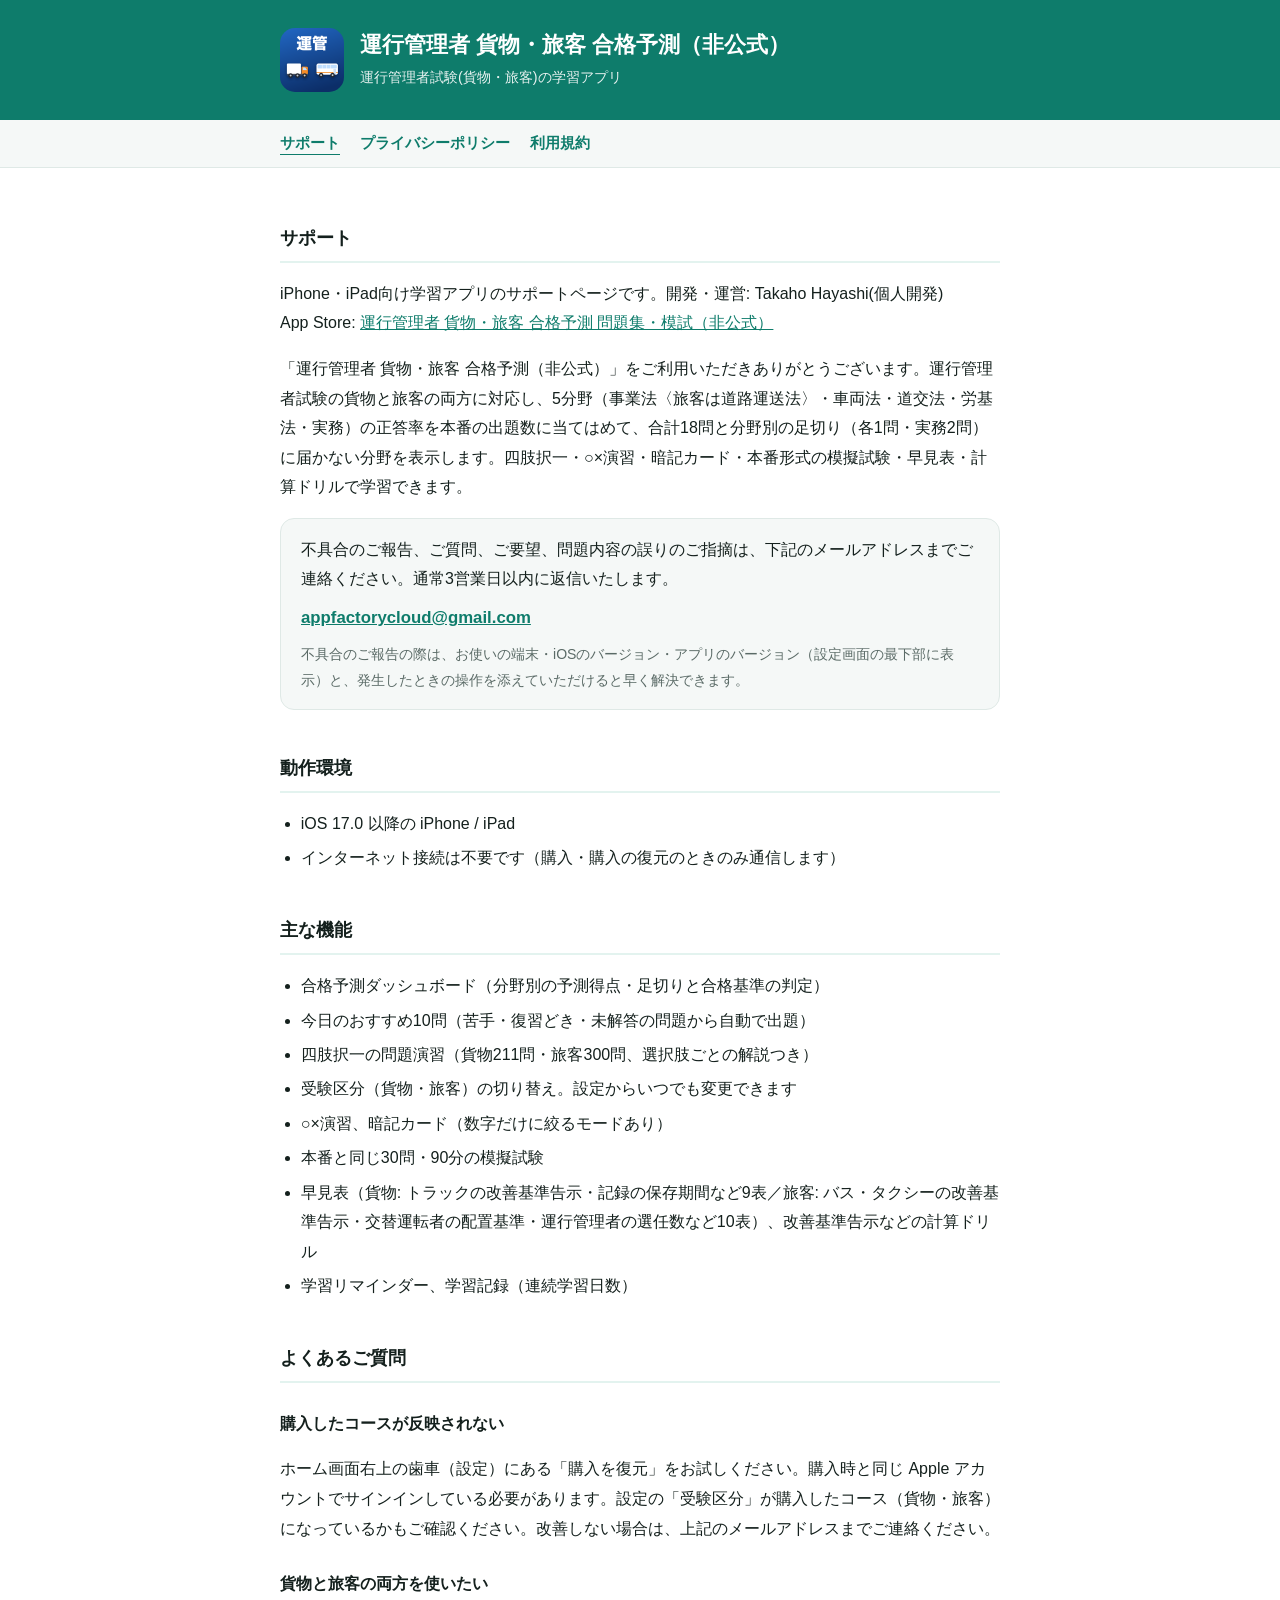
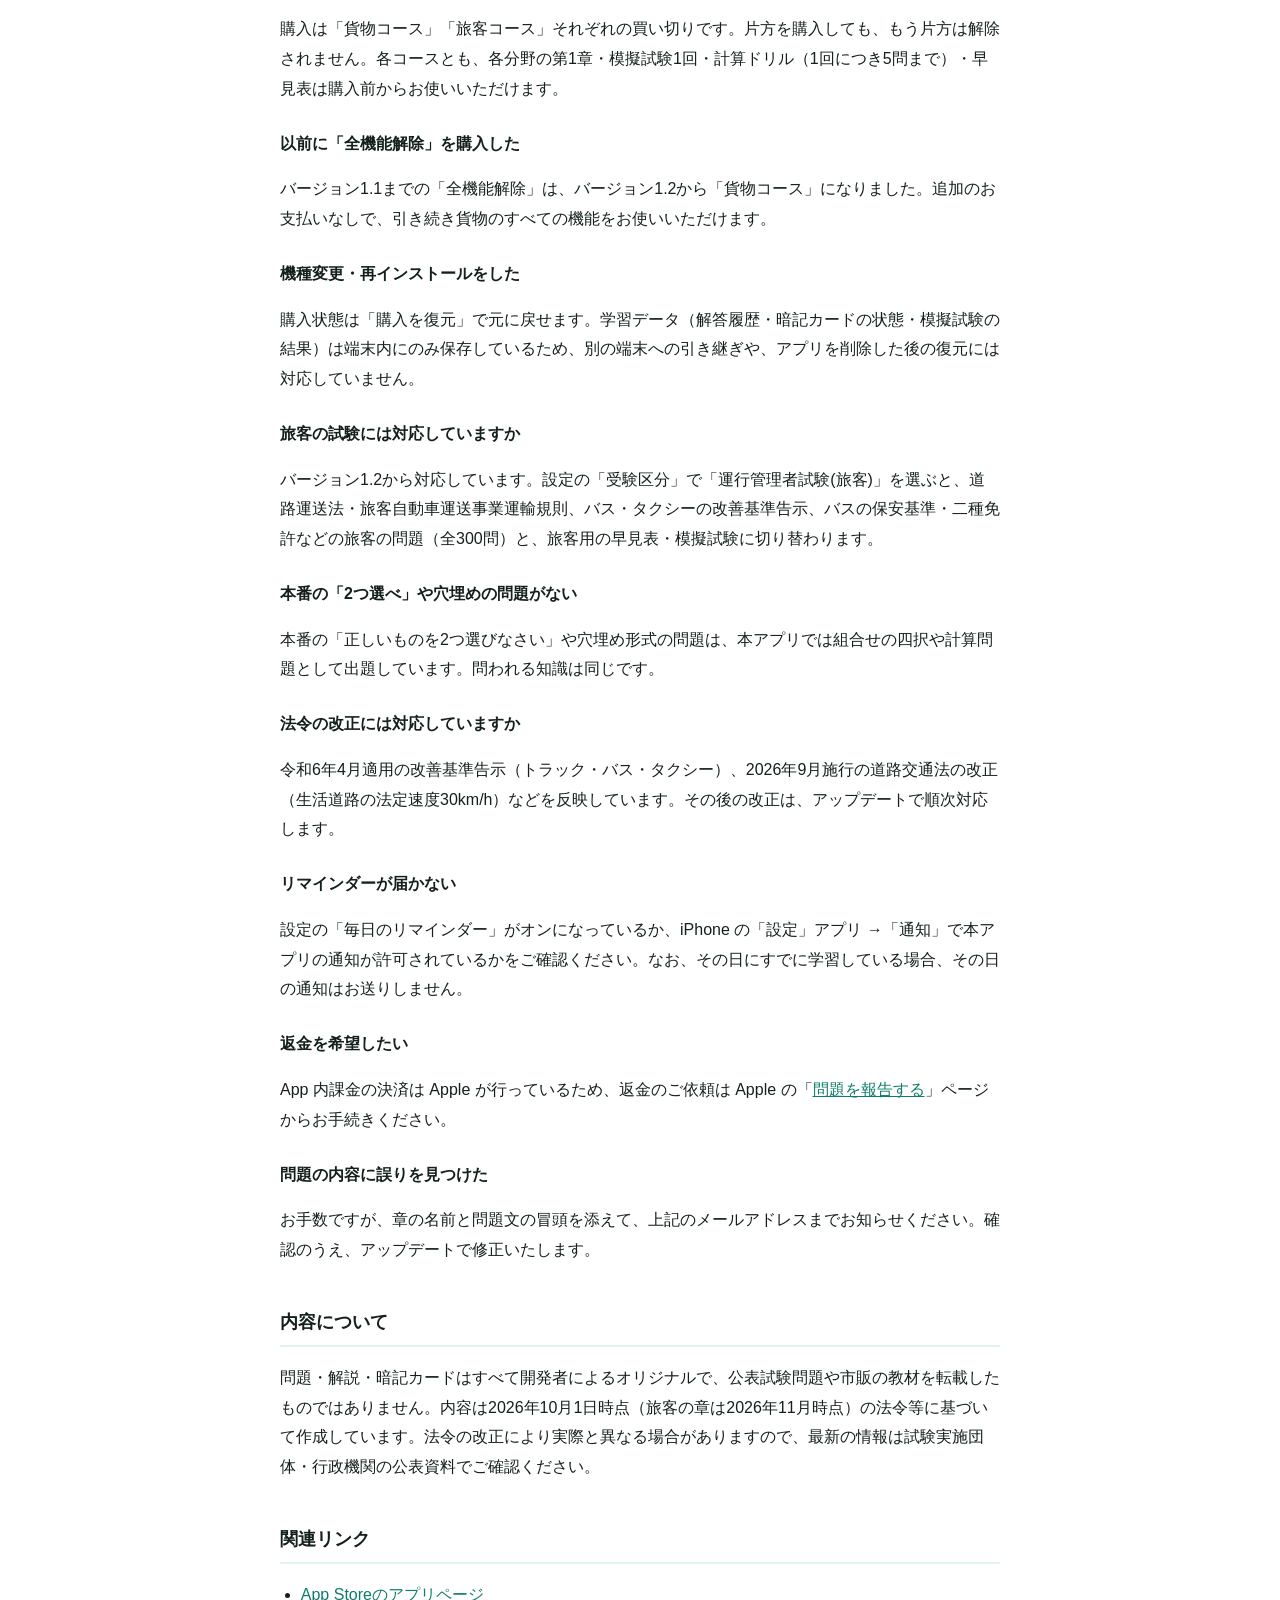
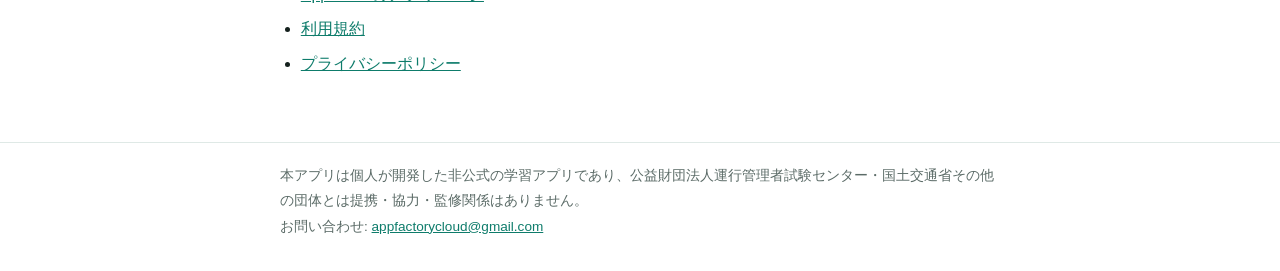
<file: docs/index.html>
<!DOCTYPE html>
<html lang="ja">
<head>
<meta charset="UTF-8">
<meta name="viewport" content="width=device-width, initial-scale=1.0">
<title>サポート | 運行管理者 貨物・旅客 合格予測（非公式）</title>
<meta name="description" content="運行管理者 貨物・旅客 合格予測（非公式）のサポートページ。お問い合わせ先とよくあるご質問。">
<link rel="icon" href="icon.png">
<link rel="apple-touch-icon" href="icon.png">
<link rel="stylesheet" href="style.css">
</head>
<body>
<header>
  <div class="inner">
    <img src="icon.png" alt="">
    <div>
      <h1>運行管理者 貨物・旅客 合格予測<span class="nowrap">（非公式）</span></h1>
      <p>運行管理者試験(貨物・旅客)の学習アプリ</p>
    </div>
  </div>
</header>
<nav>
  <div class="inner">
    <a href="index.html" aria-current="page">サポート</a>
    <a href="privacy.html">プライバシーポリシー</a>
    <a href="terms.html">利用規約</a>
  </div>
</nav>
<main>
<h2>サポート</h2>
<p>iPhone・iPad向け学習アプリのサポートページです。開発・運営: Takaho Hayashi(個人開発)<br>
App Store: <a href="https://apps.apple.com/jp/app/id6819261032">運行管理者 貨物・旅客 合格予測 問題集・模試（非公式）</a></p>
<p>「運行管理者 貨物・旅客 合格予測（非公式）」をご利用いただきありがとうございます。運行管理者試験の貨物と旅客の両方に対応し、5分野（事業法〈旅客は道路運送法〉・車両法・道交法・労基法・実務）の正答率を本番の出題数に当てはめて、合計18問と分野別の足切り（各1問・実務2問）に届かない分野を表示します。四肢択一・○×演習・暗記カード・本番形式の模擬試験・早見表・計算ドリルで学習できます。</p>

<div class="card">
  <p style="margin:0">不具合のご報告、ご質問、ご要望、問題内容の誤りのご指摘は、下記のメールアドレスまでご連絡ください。通常3営業日以内に返信いたします。</p>
  <p class="contact" style="margin:8px 0 0"><a href="mailto:appfactorycloud@gmail.com?subject=%E3%80%90%E9%81%8B%E8%A1%8C%E7%AE%A1%E7%90%86%E8%80%85%E3%80%91%E3%81%8A%E5%95%8F%E3%81%84%E5%90%88%E3%82%8F%E3%81%9B">appfactorycloud@gmail.com</a></p>
  <p class="note" style="margin:8px 0 0">不具合のご報告の際は、お使いの端末・iOSのバージョン・アプリのバージョン（設定画面の最下部に表示）と、発生したときの操作を添えていただけると早く解決できます。</p>
</div>

<h2>動作環境</h2>
<ul>
  <li>iOS 17.0 以降の iPhone / iPad</li>
  <li>インターネット接続は不要です（購入・購入の復元のときのみ通信します）</li>
</ul>

<h2>主な機能</h2>
<ul>
  <li>合格予測ダッシュボード（分野別の予測得点・足切りと合格基準の判定）</li>
  <li>今日のおすすめ10問（苦手・復習どき・未解答の問題から自動で出題）</li>
  <li>四肢択一の問題演習（貨物211問・旅客300問、選択肢ごとの解説つき）</li>
  <li>受験区分（貨物・旅客）の切り替え。設定からいつでも変更できます</li>
  <li>○×演習、暗記カード（数字だけに絞るモードあり）</li>
  <li>本番と同じ30問・90分の模擬試験</li>
  <li>早見表（貨物: トラックの改善基準告示・記録の保存期間など9表／旅客: バス・タクシーの改善基準告示・交替運転者の配置基準・運行管理者の選任数など10表）、改善基準告示などの計算ドリル</li>
  <li>学習リマインダー、学習記録（連続学習日数）</li>
</ul>

<h2>よくあるご質問</h2>
<h3>購入したコースが反映されない</h3>
<p>ホーム画面右上の歯車（設定）にある「購入を復元」をお試しください。購入時と同じ Apple アカウントでサインインしている必要があります。設定の「受験区分」が購入したコース（貨物・旅客）になっているかもご確認ください。改善しない場合は、上記のメールアドレスまでご連絡ください。</p>
<h3>貨物と旅客の両方を使いたい</h3>
<p>購入は「貨物コース」「旅客コース」それぞれの買い切りです。片方を購入しても、もう片方は解除されません。各コースとも、各分野の第1章・模擬試験1回・計算ドリル（1回につき5問まで）・早見表は購入前からお使いいただけます。</p>
<h3>以前に「全機能解除」を購入した</h3>
<p>バージョン1.1までの「全機能解除」は、バージョン1.2から「貨物コース」になりました。追加のお支払いなしで、引き続き貨物のすべての機能をお使いいただけます。</p>
<h3>機種変更・再インストールをした</h3>
<p>購入状態は「購入を復元」で元に戻せます。学習データ（解答履歴・暗記カードの状態・模擬試験の結果）は端末内にのみ保存しているため、別の端末への引き継ぎや、アプリを削除した後の復元には対応していません。</p>
<h3>旅客の試験には対応していますか</h3>
<p>バージョン1.2から対応しています。設定の「受験区分」で「運行管理者試験(旅客)」を選ぶと、道路運送法・旅客自動車運送事業運輸規則、バス・タクシーの改善基準告示、バスの保安基準・二種免許などの旅客の問題（全300問）と、旅客用の早見表・模擬試験に切り替わります。</p>
<h3>本番の「2つ選べ」や穴埋めの問題がない</h3>
<p>本番の「正しいものを2つ選びなさい」や穴埋め形式の問題は、本アプリでは組合せの四択や計算問題として出題しています。問われる知識は同じです。</p>
<h3>法令の改正には対応していますか</h3>
<p>令和6年4月適用の改善基準告示（トラック・バス・タクシー）、2026年9月施行の道路交通法の改正（生活道路の法定速度30km/h）などを反映しています。その後の改正は、アップデートで順次対応します。</p>
<h3>リマインダーが届かない</h3>
<p>設定の「毎日のリマインダー」がオンになっているか、iPhone の「設定」アプリ →「通知」で本アプリの通知が許可されているかをご確認ください。なお、その日にすでに学習している場合、その日の通知はお送りしません。</p>
<h3>返金を希望したい</h3>
<p>App 内課金の決済は Apple が行っているため、返金のご依頼は Apple の「<a href="https://reportaproblem.apple.com/">問題を報告する</a>」ページからお手続きください。</p>
<h3>問題の内容に誤りを見つけた</h3>
<p>お手数ですが、章の名前と問題文の冒頭を添えて、上記のメールアドレスまでお知らせください。確認のうえ、アップデートで修正いたします。</p>

<h2>内容について</h2>
<p>問題・解説・暗記カードはすべて開発者によるオリジナルで、公表試験問題や市販の教材を転載したものではありません。内容は2026年10月1日時点（旅客の章は2026年11月時点）の法令等に基づいて作成しています。法令の改正により実際と異なる場合がありますので、最新の情報は試験実施団体・行政機関の公表資料でご確認ください。</p>

<h2>関連リンク</h2>
<ul>
  <li><a href="https://apps.apple.com/jp/app/id6819261032">App Storeのアプリページ</a></li>
  <li><a href="terms.html">利用規約</a></li>
  <li><a href="privacy.html">プライバシーポリシー</a></li>
</ul>

</main>
<footer>
  <div class="inner">
    本アプリは個人が開発した非公式の学習アプリであり、公益財団法人運行管理者試験センター・国土交通省その他の団体とは提携・協力・監修関係はありません。<br>
    お問い合わせ: <a href="mailto:appfactorycloud@gmail.com">appfactorycloud@gmail.com</a>
  </div>
</footer>
</body>
</html>
</file>
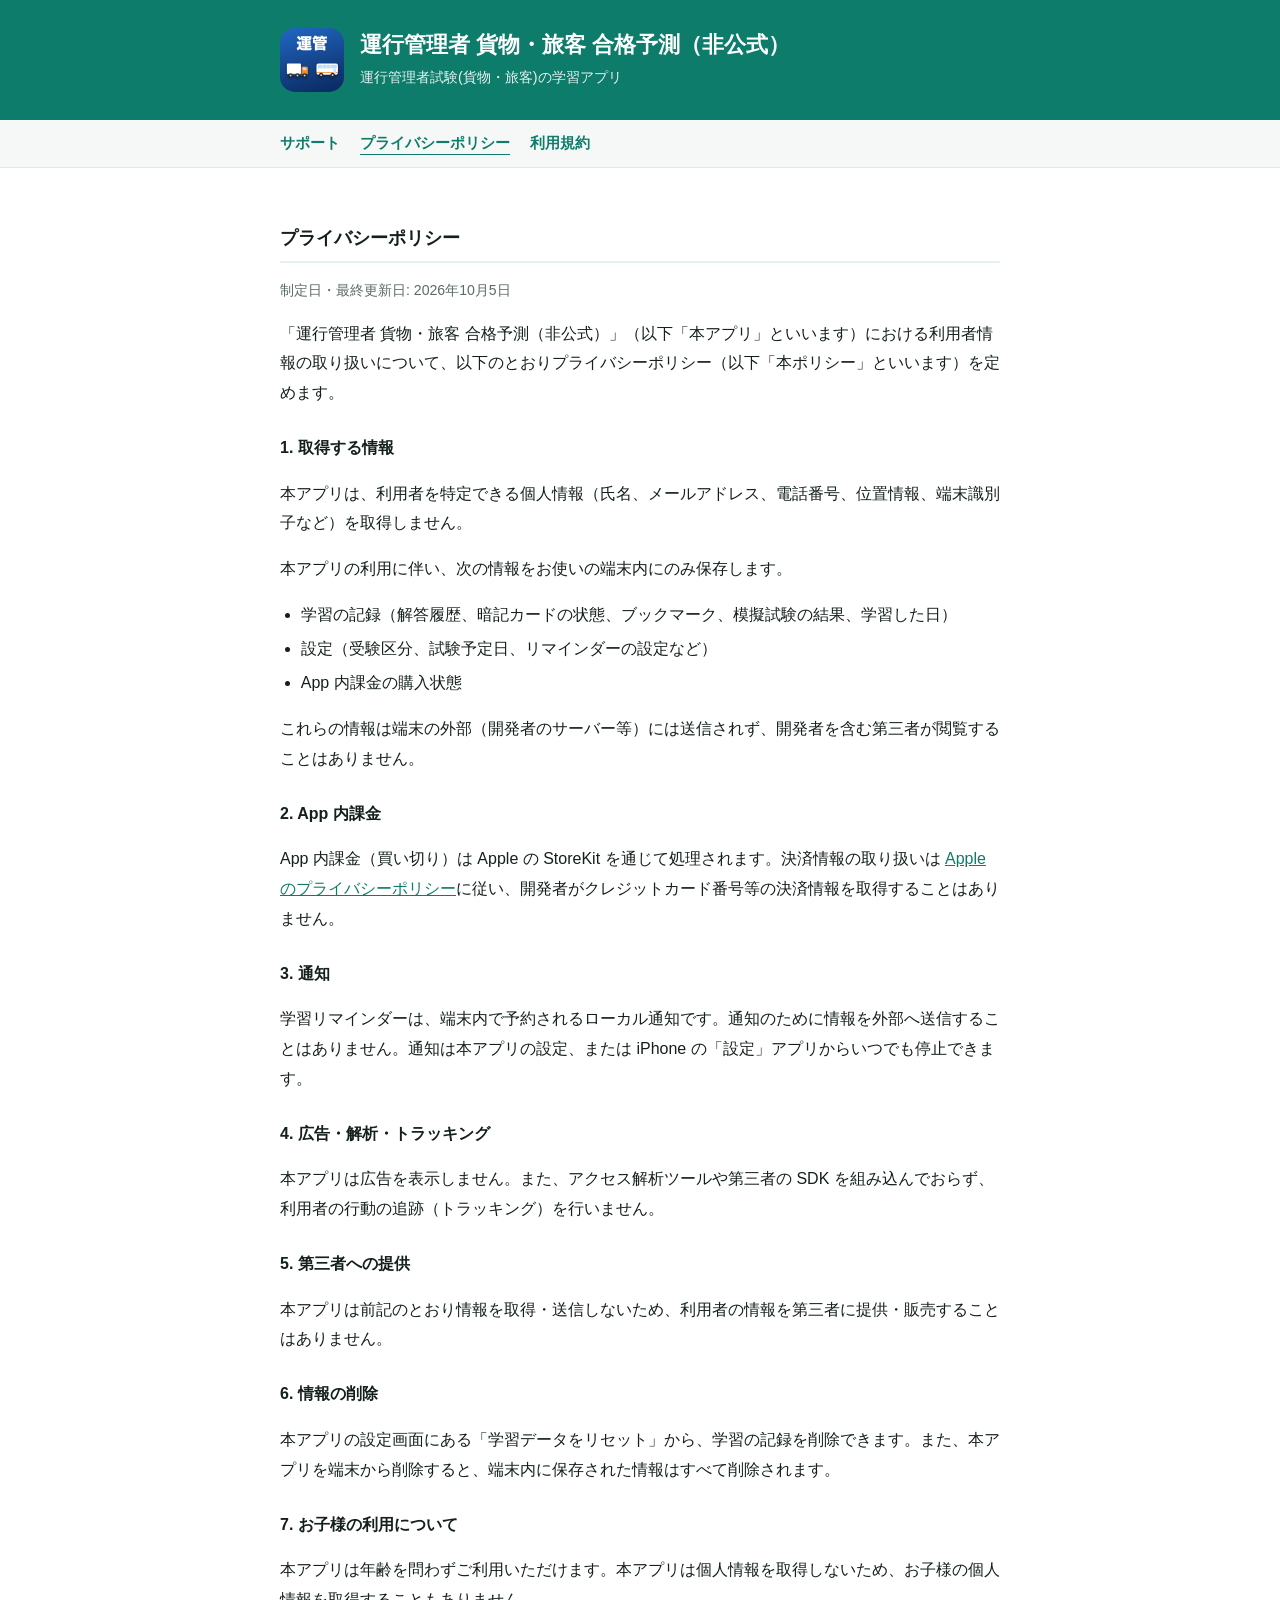
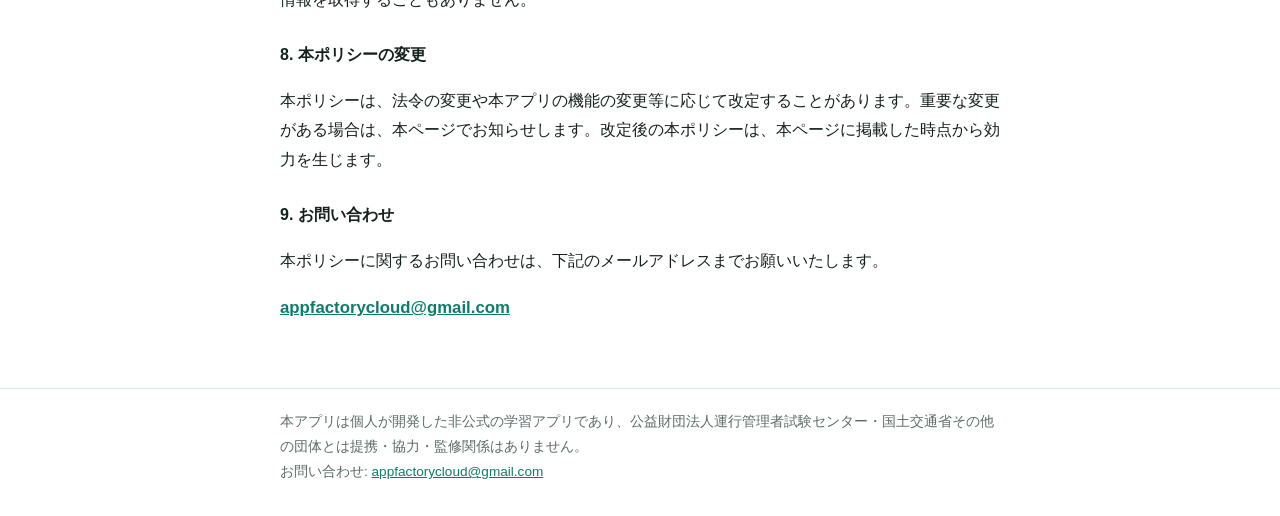
<file: docs/privacy.html>
<!DOCTYPE html>
<html lang="ja">
<head>
<meta charset="UTF-8">
<meta name="viewport" content="width=device-width, initial-scale=1.0">
<title>プライバシーポリシー | 運行管理者 貨物・旅客 合格予測（非公式）</title>
<meta name="description" content="運行管理者 貨物・旅客 合格予測（非公式）のプライバシーポリシー。">
<link rel="icon" href="icon.png">
<link rel="apple-touch-icon" href="icon.png">
<link rel="stylesheet" href="style.css">
</head>
<body>
<header>
  <div class="inner">
    <img src="icon.png" alt="">
    <div>
      <h1>運行管理者 貨物・旅客 合格予測<span class="nowrap">（非公式）</span></h1>
      <p>運行管理者試験(貨物・旅客)の学習アプリ</p>
    </div>
  </div>
</header>
<nav>
  <div class="inner">
    <a href="index.html">サポート</a>
    <a href="privacy.html" aria-current="page">プライバシーポリシー</a>
    <a href="terms.html">利用規約</a>
  </div>
</nav>
<main>
<h2>プライバシーポリシー</h2>
<p class="updated">制定日・最終更新日: 2026年10月5日</p>
<p>「運行管理者 貨物・旅客 合格予測（非公式）」（以下「本アプリ」といいます）における利用者情報の取り扱いについて、以下のとおりプライバシーポリシー（以下「本ポリシー」といいます）を定めます。</p>

<h3>1. 取得する情報</h3>
<p>本アプリは、利用者を特定できる個人情報（氏名、メールアドレス、電話番号、位置情報、端末識別子など）を取得しません。</p>
<p>本アプリの利用に伴い、次の情報をお使いの端末内にのみ保存します。</p>
<ul>
  <li>学習の記録（解答履歴、暗記カードの状態、ブックマーク、模擬試験の結果、学習した日）</li>
  <li>設定（受験区分、試験予定日、リマインダーの設定など）</li>
  <li>App 内課金の購入状態</li>
</ul>
<p>これらの情報は端末の外部（開発者のサーバー等）には送信されず、開発者を含む第三者が閲覧することはありません。</p>

<h3>2. App 内課金</h3>
<p>App 内課金（買い切り）は Apple の StoreKit を通じて処理されます。決済情報の取り扱いは <a href="https://www.apple.com/jp/legal/privacy/">Apple のプライバシーポリシー</a>に従い、開発者がクレジットカード番号等の決済情報を取得することはありません。</p>

<h3>3. 通知</h3>
<p>学習リマインダーは、端末内で予約されるローカル通知です。通知のために情報を外部へ送信することはありません。通知は本アプリの設定、または iPhone の「設定」アプリからいつでも停止できます。</p>

<h3>4. 広告・解析・トラッキング</h3>
<p>本アプリは広告を表示しません。また、アクセス解析ツールや第三者の SDK を組み込んでおらず、利用者の行動の追跡（トラッキング）を行いません。</p>

<h3>5. 第三者への提供</h3>
<p>本アプリは前記のとおり情報を取得・送信しないため、利用者の情報を第三者に提供・販売することはありません。</p>

<h3>6. 情報の削除</h3>
<p>本アプリの設定画面にある「学習データをリセット」から、学習の記録を削除できます。また、本アプリを端末から削除すると、端末内に保存された情報はすべて削除されます。</p>

<h3>7. お子様の利用について</h3>
<p>本アプリは年齢を問わずご利用いただけます。本アプリは個人情報を取得しないため、お子様の個人情報を取得することもありません。</p>

<h3>8. 本ポリシーの変更</h3>
<p>本ポリシーは、法令の変更や本アプリの機能の変更等に応じて改定することがあります。重要な変更がある場合は、本ページでお知らせします。改定後の本ポリシーは、本ページに掲載した時点から効力を生じます。</p>

<h3>9. お問い合わせ</h3>
<p>本ポリシーに関するお問い合わせは、下記のメールアドレスまでお願いいたします。</p>
<p class="contact"><a href="mailto:appfactorycloud@gmail.com">appfactorycloud@gmail.com</a></p>

</main>
<footer>
  <div class="inner">
    本アプリは個人が開発した非公式の学習アプリであり、公益財団法人運行管理者試験センター・国土交通省その他の団体とは提携・協力・監修関係はありません。<br>
    お問い合わせ: <a href="mailto:appfactorycloud@gmail.com">appfactorycloud@gmail.com</a>
  </div>
</footer>
</body>
</html>
</file>
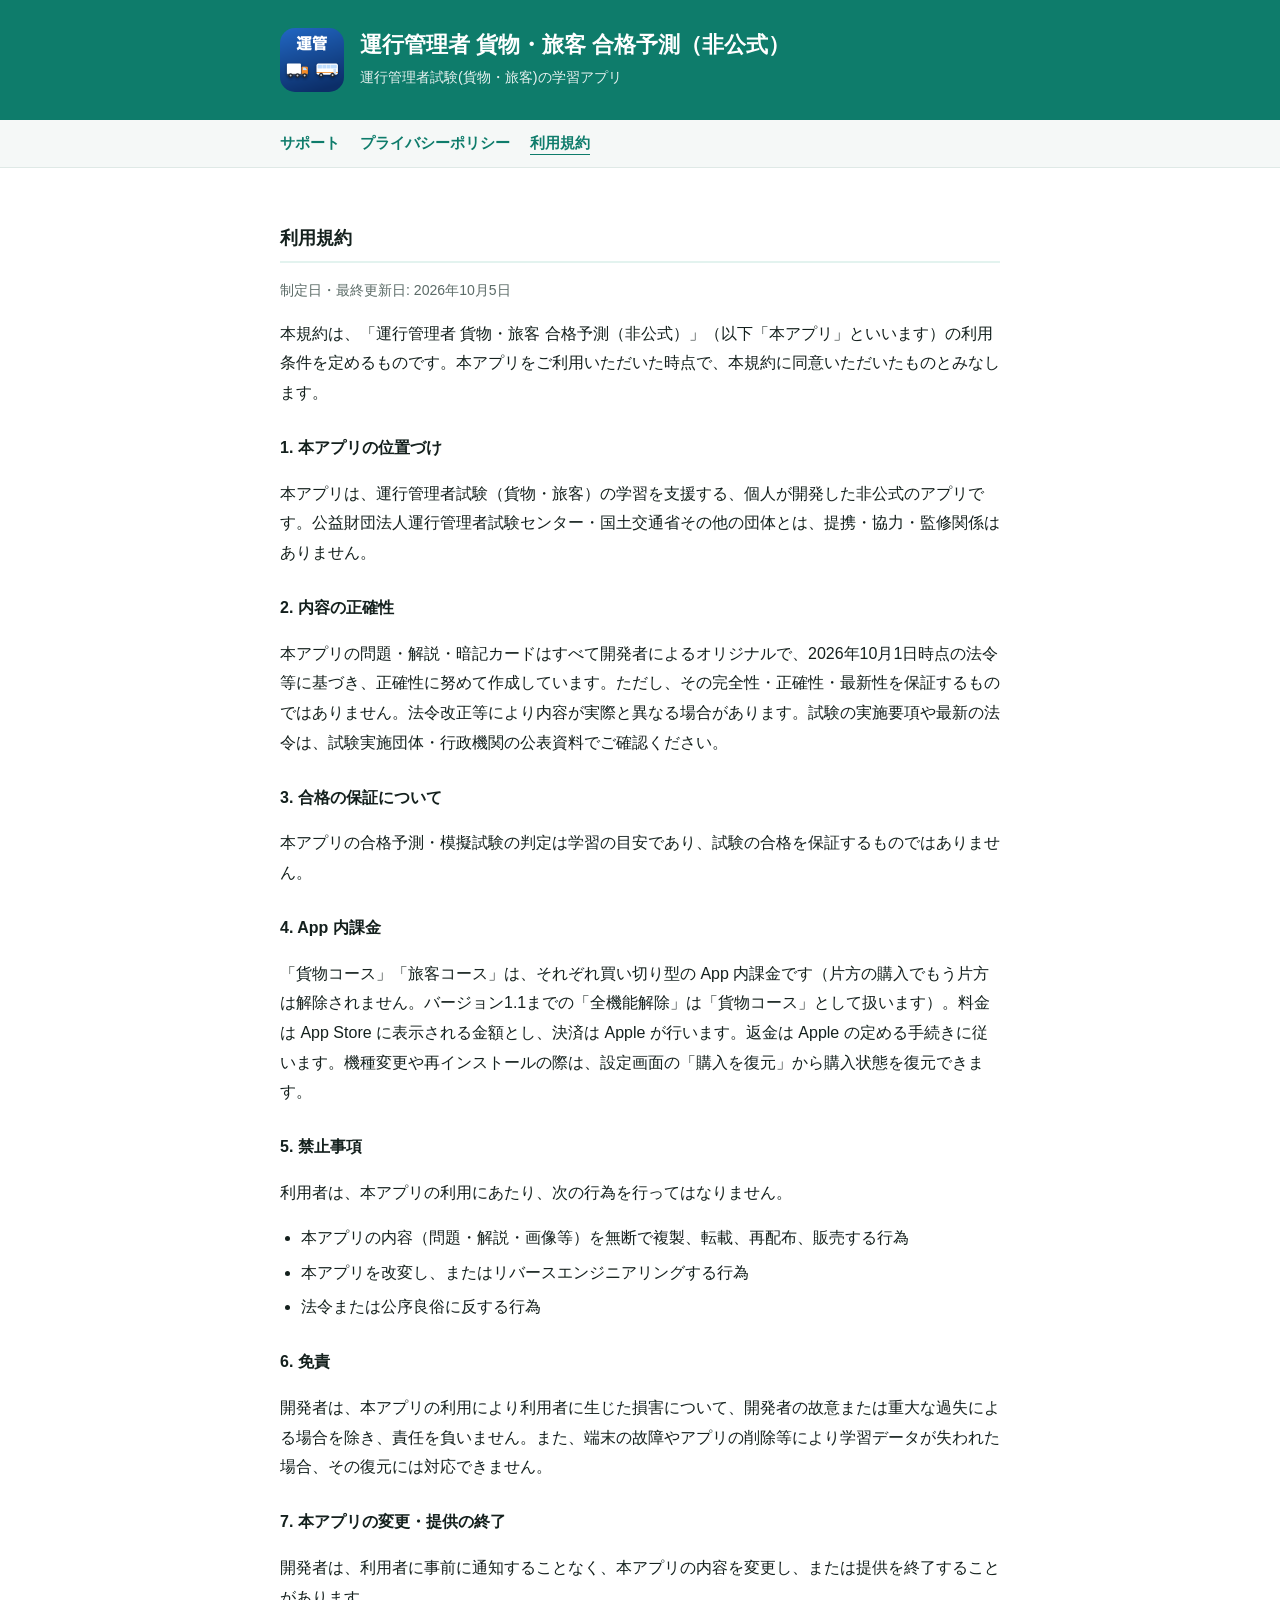
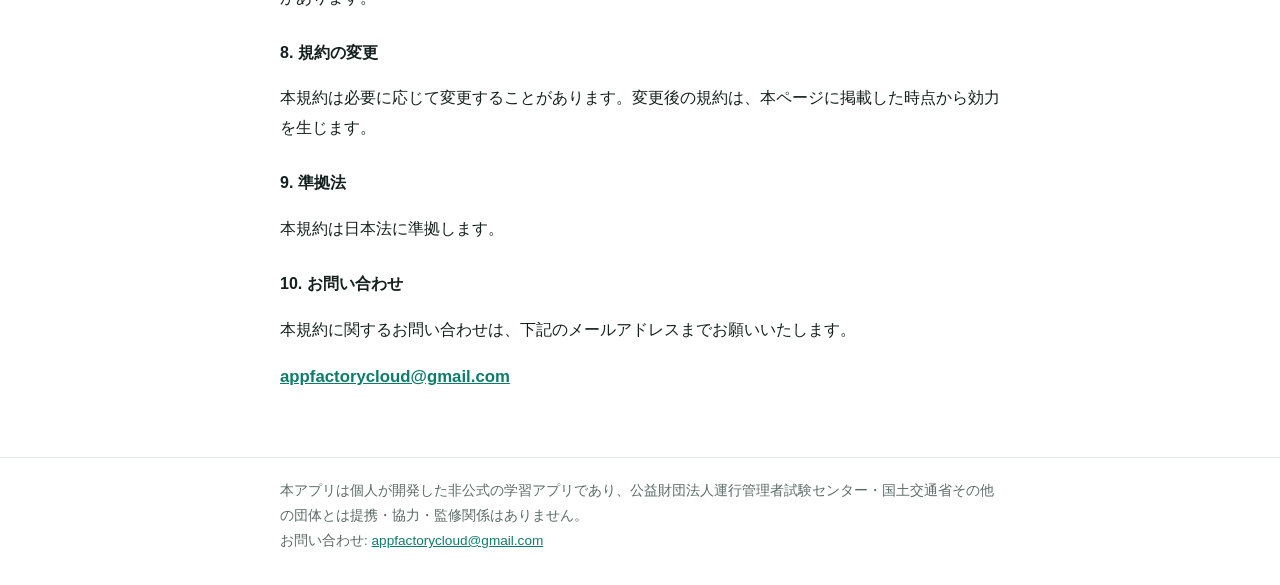
<file: docs/terms.html>
<!DOCTYPE html>
<html lang="ja">
<head>
<meta charset="UTF-8">
<meta name="viewport" content="width=device-width, initial-scale=1.0">
<title>利用規約 | 運行管理者 貨物・旅客 合格予測（非公式）</title>
<meta name="description" content="運行管理者 貨物・旅客 合格予測（非公式）の利用規約。">
<link rel="icon" href="icon.png">
<link rel="apple-touch-icon" href="icon.png">
<link rel="stylesheet" href="style.css">
</head>
<body>
<header>
  <div class="inner">
    <img src="icon.png" alt="">
    <div>
      <h1>運行管理者 貨物・旅客 合格予測<span class="nowrap">（非公式）</span></h1>
      <p>運行管理者試験(貨物・旅客)の学習アプリ</p>
    </div>
  </div>
</header>
<nav>
  <div class="inner">
    <a href="index.html">サポート</a>
    <a href="privacy.html">プライバシーポリシー</a>
    <a href="terms.html" aria-current="page">利用規約</a>
  </div>
</nav>
<main>
<h2>利用規約</h2>
<p class="updated">制定日・最終更新日: 2026年10月5日</p>
<p>本規約は、「運行管理者 貨物・旅客 合格予測（非公式）」（以下「本アプリ」といいます）の利用条件を定めるものです。本アプリをご利用いただいた時点で、本規約に同意いただいたものとみなします。</p>

<h3>1. 本アプリの位置づけ</h3>
<p>本アプリは、運行管理者試験（貨物・旅客）の学習を支援する、個人が開発した非公式のアプリです。公益財団法人運行管理者試験センター・国土交通省その他の団体とは、提携・協力・監修関係はありません。</p>

<h3>2. 内容の正確性</h3>
<p>本アプリの問題・解説・暗記カードはすべて開発者によるオリジナルで、2026年10月1日時点の法令等に基づき、正確性に努めて作成しています。ただし、その完全性・正確性・最新性を保証するものではありません。法令改正等により内容が実際と異なる場合があります。試験の実施要項や最新の法令は、試験実施団体・行政機関の公表資料でご確認ください。</p>

<h3>3. 合格の保証について</h3>
<p>本アプリの合格予測・模擬試験の判定は学習の目安であり、試験の合格を保証するものではありません。</p>

<h3>4. App 内課金</h3>
<p>「貨物コース」「旅客コース」は、それぞれ買い切り型の App 内課金です（片方の購入でもう片方は解除されません。バージョン1.1までの「全機能解除」は「貨物コース」として扱います）。料金は App Store に表示される金額とし、決済は Apple が行います。返金は Apple の定める手続きに従います。機種変更や再インストールの際は、設定画面の「購入を復元」から購入状態を復元できます。</p>

<h3>5. 禁止事項</h3>
<p>利用者は、本アプリの利用にあたり、次の行為を行ってはなりません。</p>
<ul>
  <li>本アプリの内容（問題・解説・画像等）を無断で複製、転載、再配布、販売する行為</li>
  <li>本アプリを改変し、またはリバースエンジニアリングする行為</li>
  <li>法令または公序良俗に反する行為</li>
</ul>

<h3>6. 免責</h3>
<p>開発者は、本アプリの利用により利用者に生じた損害について、開発者の故意または重大な過失による場合を除き、責任を負いません。また、端末の故障やアプリの削除等により学習データが失われた場合、その復元には対応できません。</p>

<h3>7. 本アプリの変更・提供の終了</h3>
<p>開発者は、利用者に事前に通知することなく、本アプリの内容を変更し、または提供を終了することがあります。</p>

<h3>8. 規約の変更</h3>
<p>本規約は必要に応じて変更することがあります。変更後の規約は、本ページに掲載した時点から効力を生じます。</p>

<h3>9. 準拠法</h3>
<p>本規約は日本法に準拠します。</p>

<h3>10. お問い合わせ</h3>
<p>本規約に関するお問い合わせは、下記のメールアドレスまでお願いいたします。</p>
<p class="contact"><a href="mailto:appfactorycloud@gmail.com">appfactorycloud@gmail.com</a></p>

</main>
<footer>
  <div class="inner">
    本アプリは個人が開発した非公式の学習アプリであり、公益財団法人運行管理者試験センター・国土交通省その他の団体とは提携・協力・監修関係はありません。<br>
    お問い合わせ: <a href="mailto:appfactorycloud@gmail.com">appfactorycloud@gmail.com</a>
  </div>
</footer>
</body>
</html>
</file>
<file: docs/style.css>
:root {
  --brand: #0e7c6b;
  --header: #0e7c6b;
  --brand-soft: #e3f3ef;
  --ink: #14201d;
  --muted: #5b6b67;
  --bg: #ffffff;
  --surface: #f5f8f7;
  --line: #dfe9e6;
}
@media (prefers-color-scheme: dark) {
  :root {
    --brand: #3cc8ad;
    --header: #0b5c50;
    --brand-soft: #13332d;
    --ink: #eef4f2;
    --muted: #9fb3ae;
    --bg: #0f1715;
    --surface: #17221f;
    --line: #22332f;
  }
}
* { box-sizing: border-box; }
html { -webkit-text-size-adjust: 100%; }
body {
  overflow-wrap: anywhere;
  margin: 0;
  font-family: -apple-system, BlinkMacSystemFont, "Hiragino Sans", "Hiragino Kaku Gothic ProN", "Noto Sans JP", sans-serif;
  line-height: 1.85;
  color: var(--ink);
  background: var(--bg);
}
header { background: var(--header); color: #fff; }
header .inner, main, footer .inner { max-width: 760px; margin: 0 auto; padding: 0 20px; }
header .inner { padding-top: 28px; padding-bottom: 28px; display: flex; gap: 16px; align-items: center; }
header img { width: 64px; height: 64px; border-radius: 15px; flex: none; }
header h1 { margin: 0; font-size: 1.35rem; line-height: 1.4; overflow-wrap: anywhere; }
header p { margin: 4px 0 0; opacity: 0.9; font-size: 0.9rem; }
nav { border-bottom: 1px solid var(--line); background: var(--surface); }
nav .inner { max-width: 760px; margin: 0 auto; padding: 10px 20px; display: flex; gap: 20px; flex-wrap: wrap; font-size: 0.92rem; }
a { color: var(--brand); }
nav a { text-decoration: none; font-weight: 600; }
nav a[aria-current="page"] { text-decoration: underline; text-underline-offset: 6px; }
main { padding-top: 12px; padding-bottom: 48px; }
h2 { font-size: 1.15rem; margin: 2.2em 0 0.6em; padding-bottom: 6px; border-bottom: 2px solid var(--brand-soft); }
h3 { font-size: 1rem; margin: 1.6em 0 0.3em; }
.updated { color: var(--muted); font-size: 0.88rem; }
.card { background: var(--surface); border: 1px solid var(--line); border-radius: 14px; padding: 16px 20px; margin: 16px 0; }
.contact { font-size: 1.05rem; font-weight: 700; word-break: break-all; }
.note { color: var(--muted); font-size: 0.88rem; }
ul { padding-left: 1.3em; }
li { margin: 0.3em 0; }
footer { border-top: 1px solid var(--line); color: var(--muted); font-size: 0.85rem; }
footer .inner { padding-top: 20px; padding-bottom: 32px; }
.nowrap { white-space: nowrap; }
</file>
